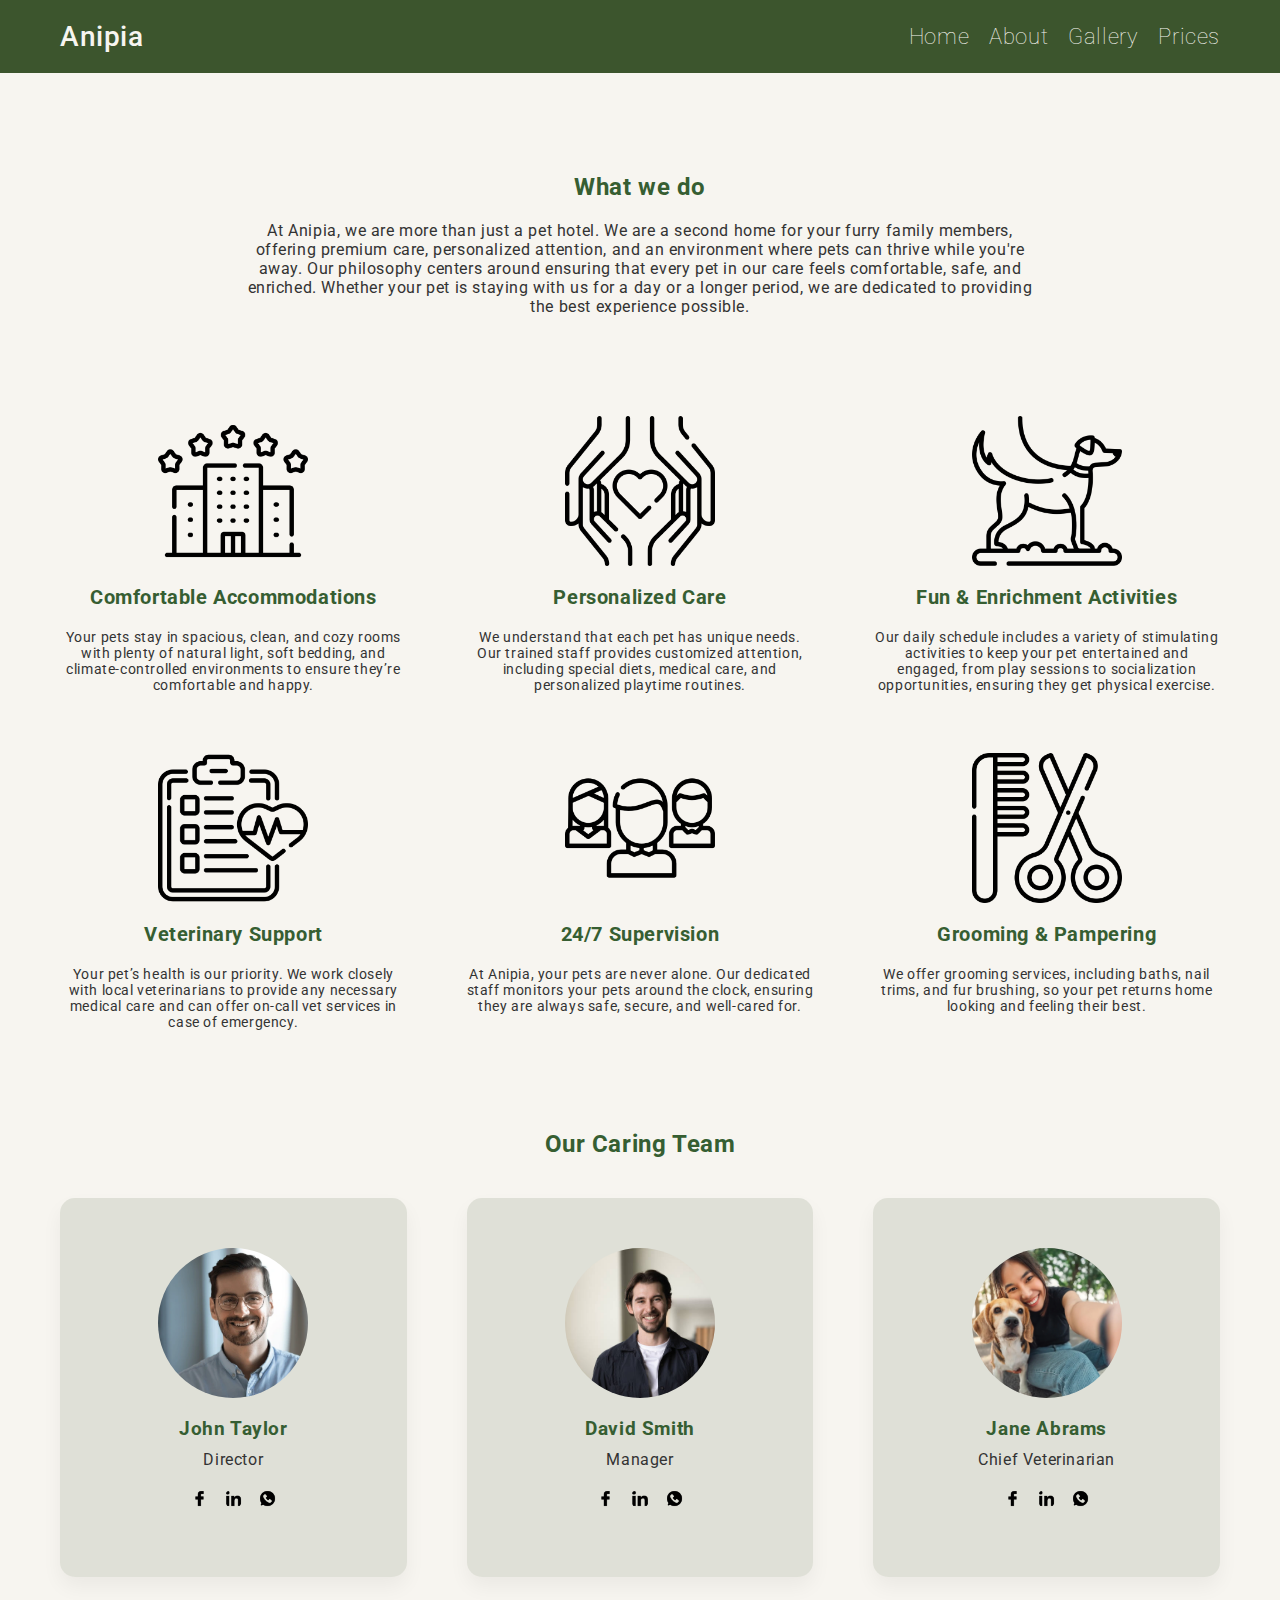
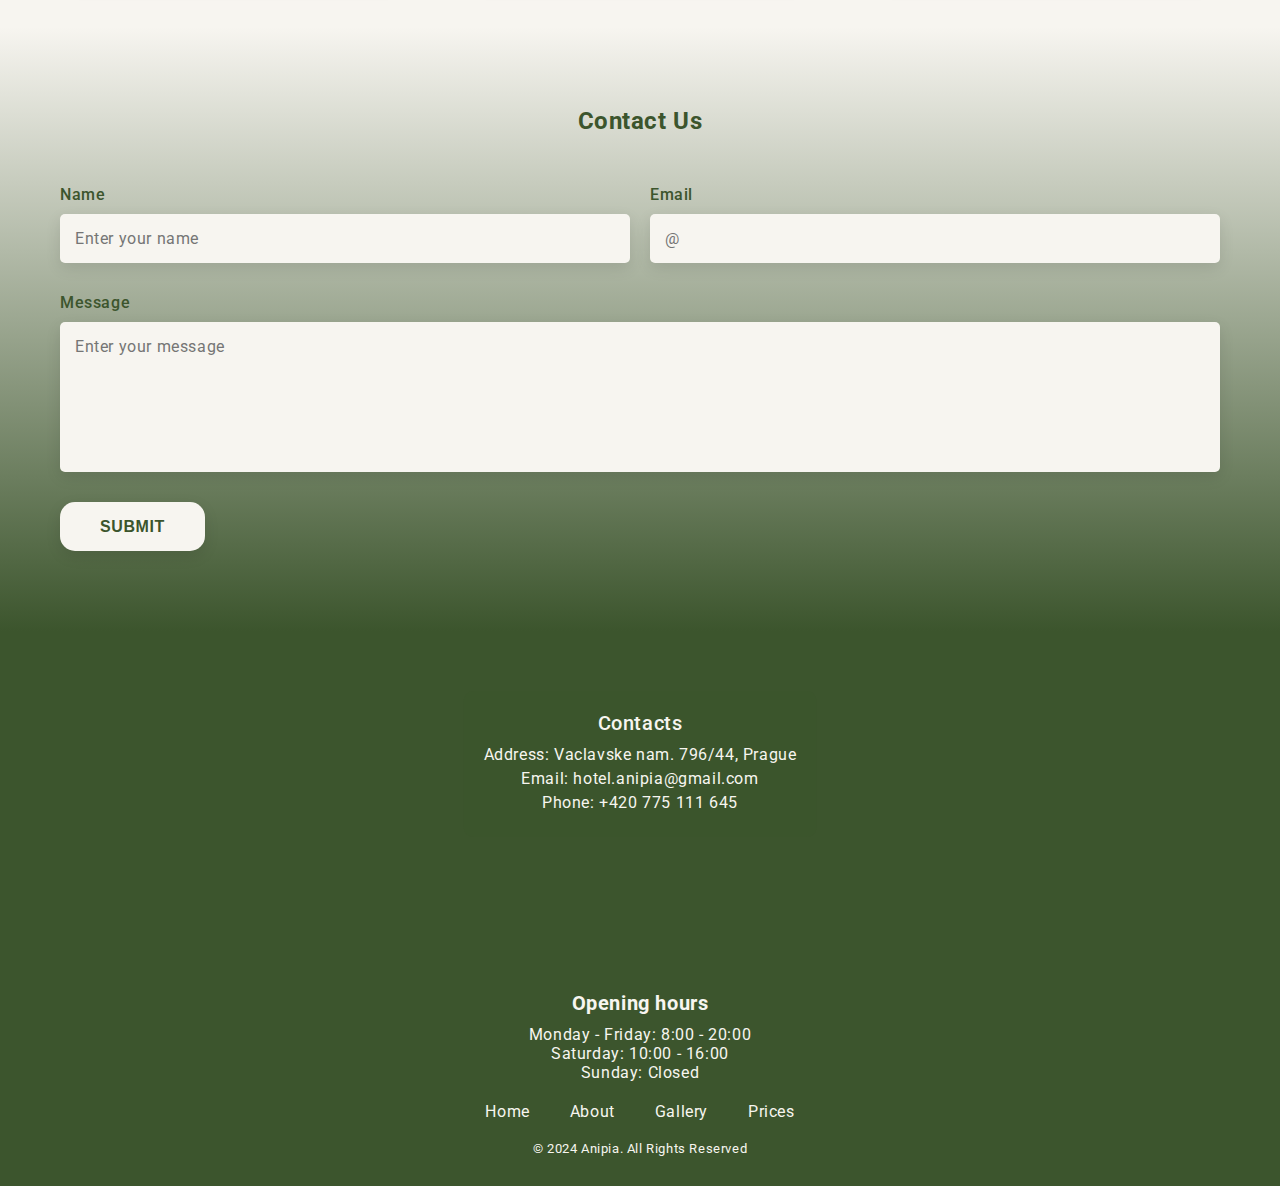
<file: About.html>
<!DOCTYPE html>
<html lang="en">
<head>
    <meta charset="UTF-8">
    <meta name="viewport" content="width=device-width, initial-scale=1.0">
    <link rel="stylesheet" href="CSS/styles.css">
    <link rel="shortcut icon" href="Photos/icon.png" type="image/x-icon">
    <link rel="stylesheet" href="CSS/aboutStyles.css">
    <title>Hotel Anipia - About</title>
</head>
<body>
    <header class="header">
        <div class="wrapper">
            <nav class="navbar">
                <a href="#" class="nav-logo">Anipia</a>
                <ul class="nav-menu">
                    <li class="nav-item">
                        <a href="index.html" class="nav-link">Home</a>
                    </li>
                    <li class="nav-item">
                        <a href="About.html" class="nav-link">About</a>
                    </li>
                    <li class="nav-item">
                        <a href="Gallery.html" class="nav-link">Gallery</a>
                    </li>
                    <li class="nav-item">
                        <a href="Prices.html" class="nav-link">Prices</a>
                    </li>
                </ul>
                <div class="hamburger">
                    <span class="bar"></span>
                    <span class="bar"></span>
                    <span class="bar"></span>
                </div>
            </nav>
        </div>
    </header>
    <main>
        <section class="about-us">
            <div class="wrapper">
                <h2 class="about-us-title">What we do</h2>
                <p class="about-us-description">
                    At Anipia, we are more than just a pet hotel. We are a second home for your furry family members,
                    offering premium care, personalized attention, and an environment where pets can thrive while you're away.
                    Our philosophy centers around ensuring that every pet in our care feels comfortable, safe, and enriched.
                    Whether your pet is staying with us for a day or a longer period, we are dedicated to providing the best
                    experience possible.
                </p>
                <div class="about-us-icons">
                    <div class="icon-item">
                        <img src="Photos/About/hotel.png" alt="Icon 1">
                        <h3>Comfortable Accommodations</h3>
                        <p>Your pets stay in spacious, clean, and cozy rooms with plenty of natural light, soft bedding,
                            and climate-controlled environments to ensure they’re comfortable and happy.</p>
                    </div>
                    <div class="icon-item">
                        <img src="Photos/About/care.png" alt="Icon 2">
                        <h3>Personalized Care</h3>
                        <p>We understand that each pet has unique needs. Our trained staff provides customized attention,
                            including special diets, medical care, and personalized playtime routines.</p>
                    </div>
                    <div class="icon-item">
                        <img src="Photos/About/playtime.png" alt="Icon 3">
                        <h3>Fun & Enrichment Activities</h3>
                        <p>Our daily schedule includes a variety of stimulating activities to keep your pet entertained and
                            engaged, from play sessions to socialization opportunities, ensuring they get physical exercise.</p>
                    </div>
                    <div class="icon-item">
                        <img src="Photos/About/veterinary.png" alt="Icon 4">
                        <h3>Veterinary Support</h3>
                        <p>Your pet’s health is our priority. We work closely with local veterinarians to provide any necessary
                            medical care and can offer on-call vet services in case of emergency.</p>
                    </div>
                    <div class="icon-item">
                        <img src="Photos/About/staff.png" alt="Icon 5">
                        <h3>24/7 Supervision</h3>
                        <p>At Anipia, your pets are never alone. Our dedicated staff monitors your pets around the clock, ensuring
                            they are always safe, secure, and well-cared for.</p>
                    </div>
                    <div class="icon-item">
                        <img src="Photos/About/grooming.png" alt="Icon 6">
                        <h3>Grooming & Pampering</h3>
                        <p>We offer grooming services, including baths, nail trims, and fur brushing, so your pet returns home looking
                            and feeling their best.</p>
                    </div>
                </div>
            </div>
        </section>

        <section class="our-team">
            <div class="wrapper">
                <h2 class="our-team-title">Our Caring Team</h2>
                <div class="team-grid">
                    <div class="team-member">
                        <img src="Photos/About/director.webp" alt="Director">
                        <h3>John Taylor</h3>
                        <p>Director</p>
                        <div class="icons">
                            <a href="#"><img src="Photos/Icons/facebook.png" alt="Facebook"></a>
                            <a href="#"><img src="Photos/Icons/linkedin.png" alt="LinkedIn"></a>
                            <a href="#"><img src="Photos/Icons/whatsapp.png" alt="Whatsapp"></a>                      
                        </div>
                    </div>
                    <div class="team-member">
                        <img src="Photos/About/manager.jpg" alt="Manager">
                        <h3>David Smith</h3>
                        <p>Manager</p>
                        <div class="icons">
                            <a href="#"><img src="Photos/Icons/facebook.png" alt="Facebook"></a>
                            <a href="#"><img src="Photos/Icons/linkedin.png" alt="LinkedIn"></a>
                            <a href="#"><img src="Photos/Icons/whatsapp.png" alt="Whatsapp"></a>    
                        </div>
                    </div>
                    <div class="team-member">
                        <img id="profilePhoto" src="Photos/About/veterinarian.webp" alt="Veterinarian">
                        <h3>Jane Abrams</h3>
                        <p>Chief Veterinarian</p>
                        <div class="icons">
                            <a href="#"><img src="Photos/Icons/facebook.png" alt="Facebook"></a>
                            <a href="#"><img src="Photos/Icons/linkedin.png" alt="LinkedIn"></a>
                            <a href="#"><img src="Photos/Icons/whatsapp.png" alt="Whatsapp"></a>     
                        </div>
                    </div>
                </div>
            </div>
        </section>
        <section class="contact-form-section">
            <div class="contact-form-container">
                <h2 class="contact-form-title">Contact Us</h2>
                <form class="contact-form">
                    <div class="form-row">
                        <div class="form-group">
                            <label for="name">Name</label>
                            <input type="text" id="name" placeholder="Enter your name">
                        </div>
                        <div class="form-group">
                            <label for="email">Email</label>
                            <input type="email" id="email" placeholder="@">
                        </div>
                    </div>
                    <div class="form-row">
                        <div class="form-group full-width">
                            <label for="message">Message</label>
                            <textarea id="message" placeholder="Enter your message"></textarea>
                        </div>
                    </div>
                    <div class="form-row">
                        <button class="button submit-button">Submit</button>
                    </div>
                </form>
            </div>
        </section>       
    </main>
    <footer class="footer footer-about">
        <div class="footer-map">
            <div class="footer-map-container">
                <iframe src="https://www.google.com/maps/embed?pb=!1m18!1m12!1m3!1d2560.278953577312!2d14.424697076920205!3d50.08106391389126!2m3!1f0!2f0!3f0!3m2!1i1024!2i768!4f13.1!3m3!1m2!1s0x470b9492b3a277e1%3A0xeaf4ed444e9dc72d!2zVsOhY2xhdnNrw6kgbsOhbS4gNzk2LzQ0LCAxMTAgMDAgTm92w6kgTcSbc3Rv!5e0!3m2!1sru!2scz!4v1731524861110!5m2!1sru!2scz"
                style="border:0;" allowfullscreen="" loading="lazy" referrerpolicy="no-referrer-when-downgrade"></iframe>
            </div>
            <div class="footer-contacts">
                <h3>Contacts</h3>
                <p>Address: Vaclavske nam. 796/44, Prague</p>
                <p>Email: hotel.anipia@gmail.com</p>
                <p>Phone: +420 775 111 645</p>
            </div>
        </div>
        <div class="footer-hours">
            <h3>Opening hours</h3>
            <p>Monday - Friday: 8:00 - 20:00</p>
            <p>Saturday: 10:00 - 16:00</p>
            <p>Sunday: Closed</p>
        </div>
        <div class="footer-links">
            <ul>
                <li><a href="index.html">Home</a></li>
                <li><a href="About.html">About</a></li>
                <li><a href="Gallery.html">Gallery</a></li>
                <li><a href="Prices.html">Prices</a></li>
            </ul>
        </div>
        <div class="footer-copyright">
            <p> &copy; 2024 Anipia. All Rights Reserved</p>
        </div>
    </footer>



    <script src="script.js"></script>
</body>
</html>
</file>
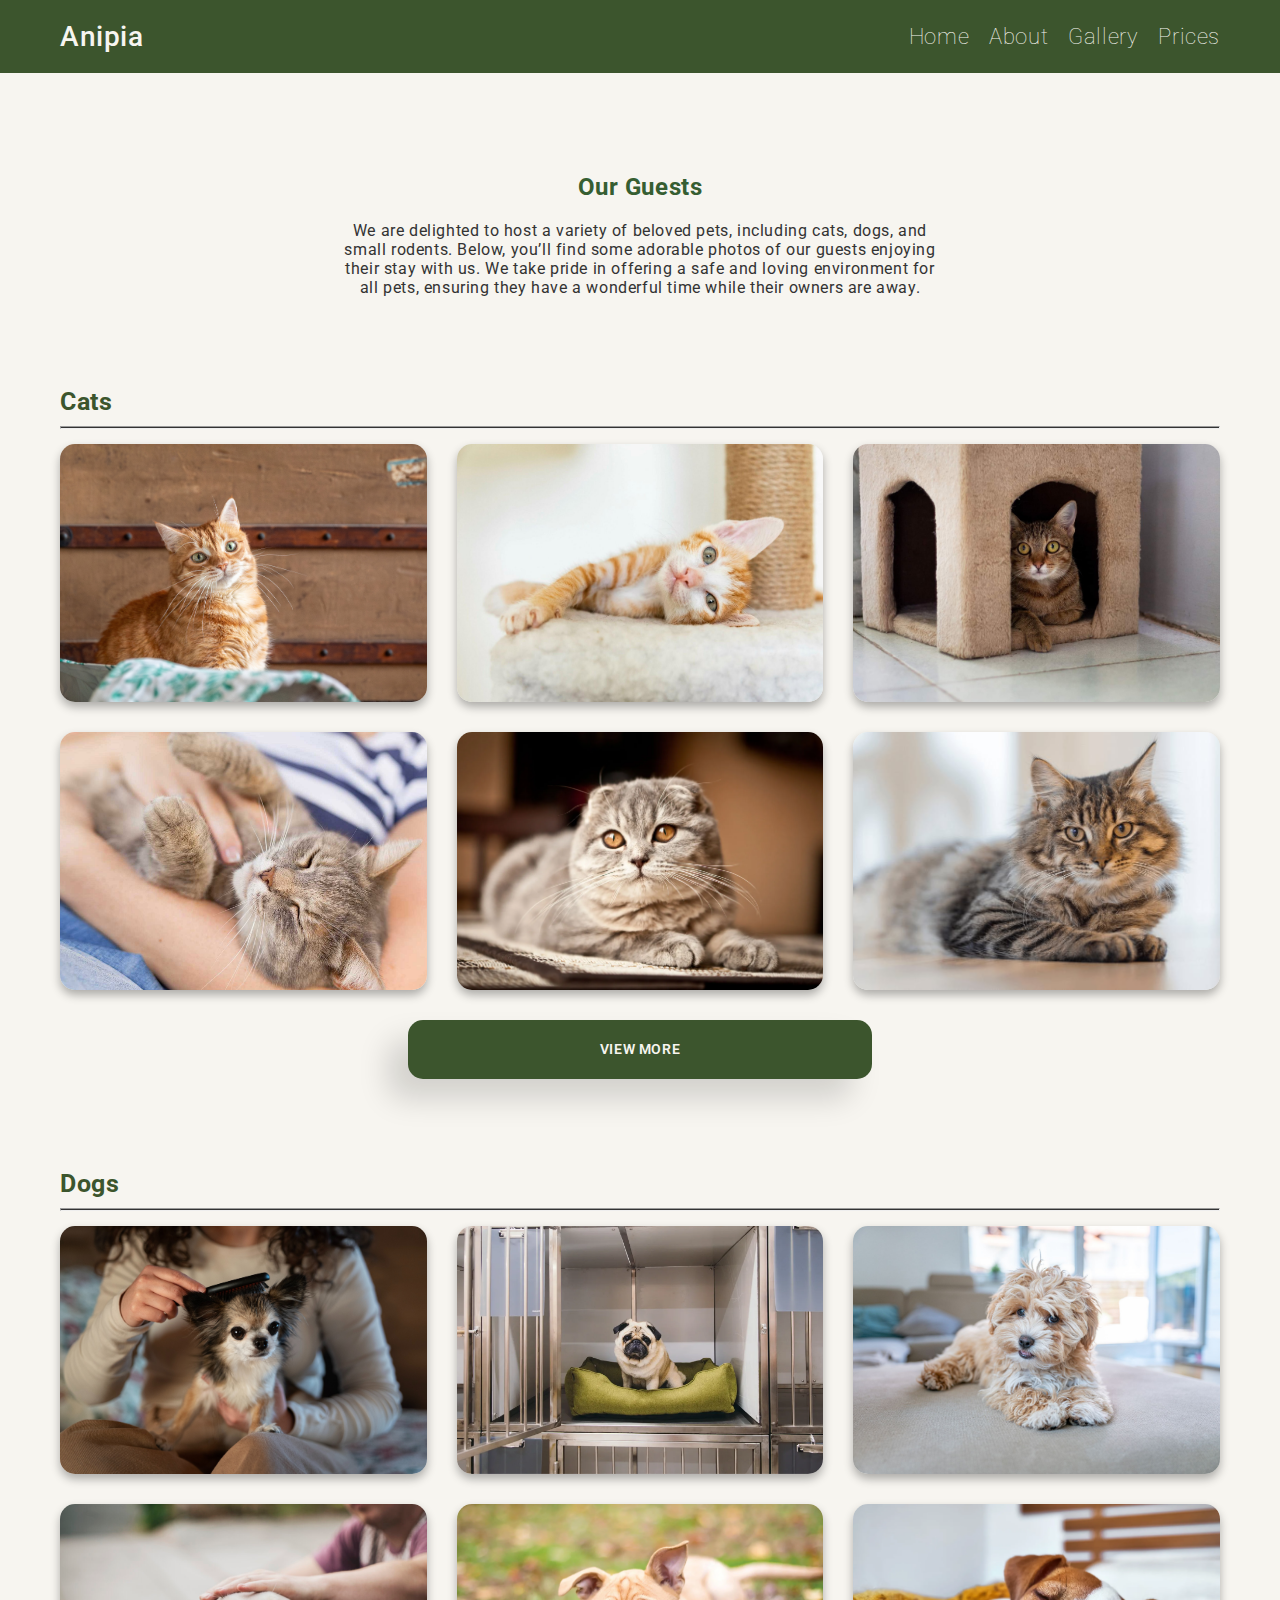
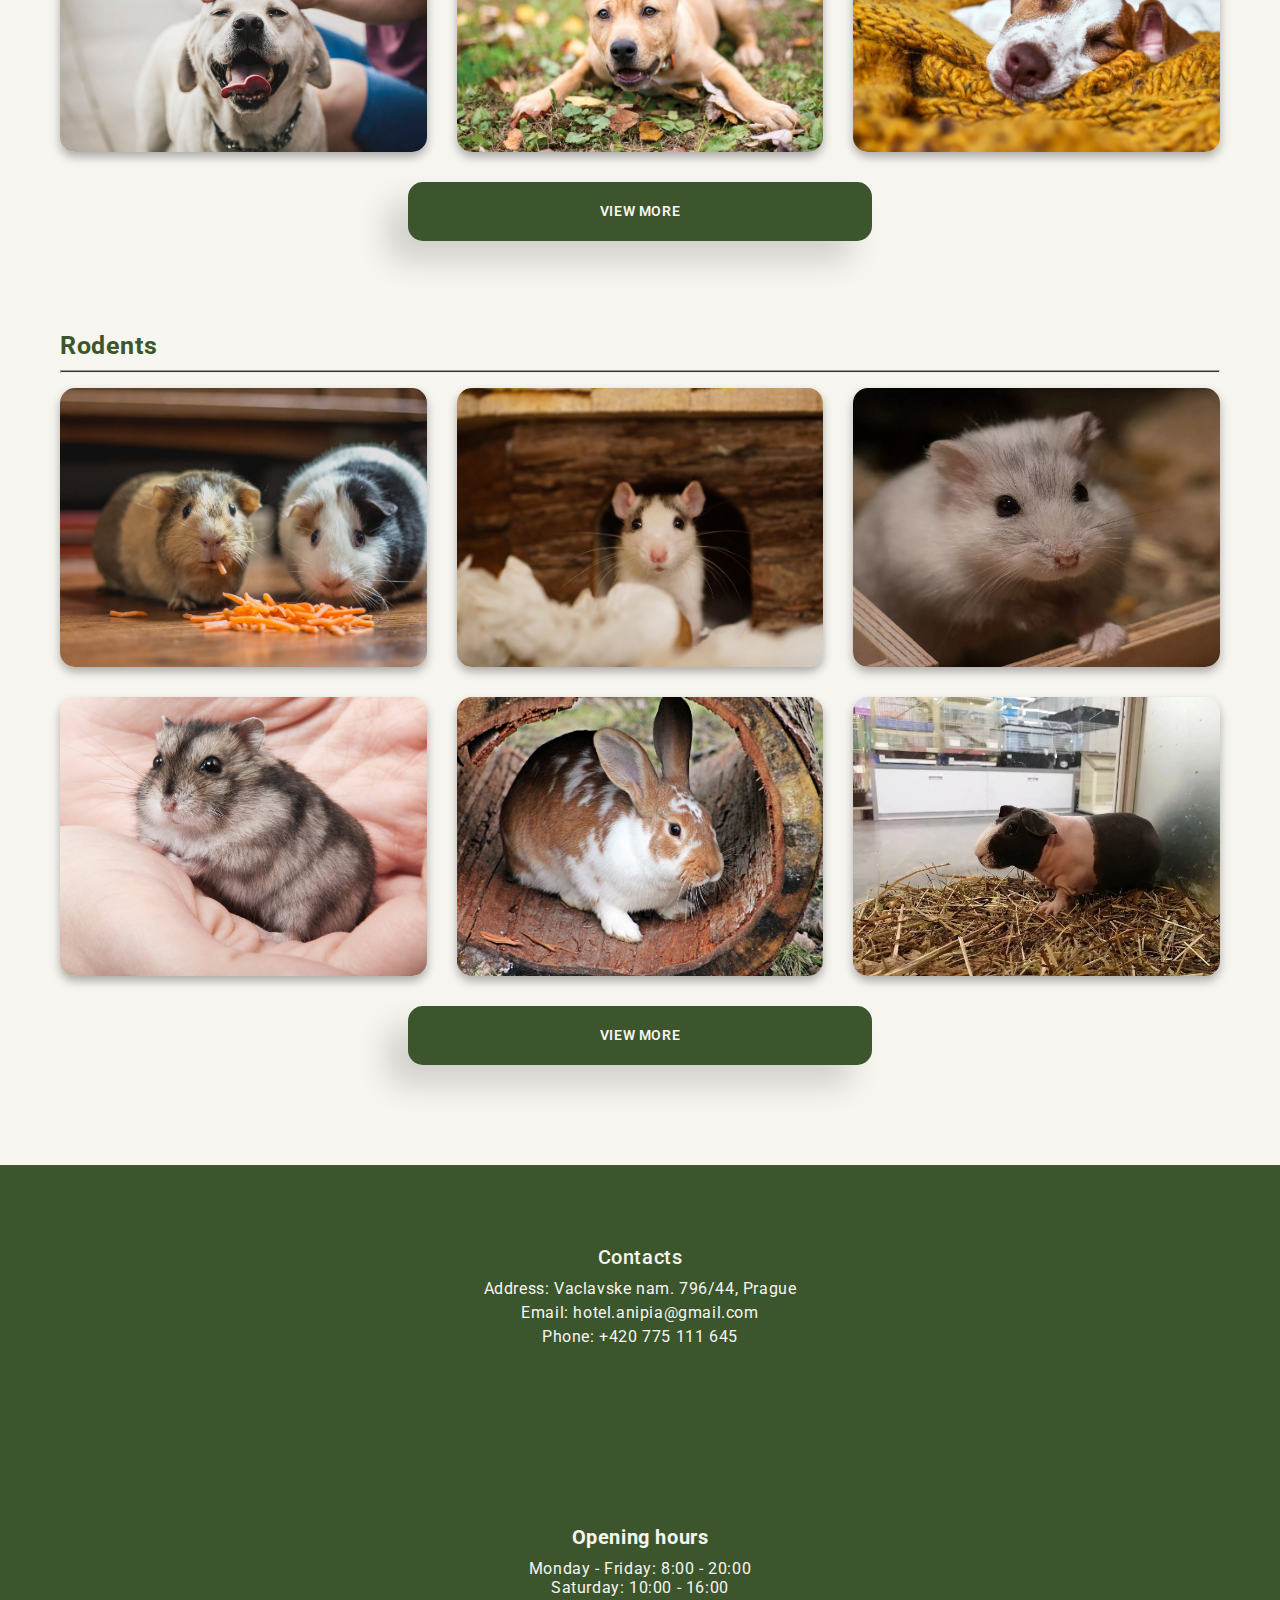
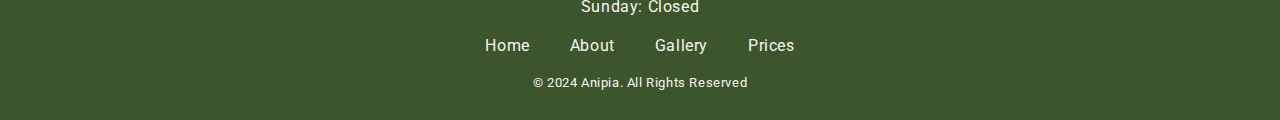
<file: Gallery.html>
<!DOCTYPE html>
<html lang="en">
<head>
    <meta charset="UTF-8">
    <meta name="viewport" content="width=device-width, initial-scale=1.0">
    <link rel="stylesheet" href="CSS/styles.css">
    <link rel="stylesheet" href="CSS/galleryStyles.css">
	<link rel="shortcut icon" href="Photos/icon.png" type="image/x-icon">
    <title>Hotel Anipia - Gallery</title>
</head>
<body>
    <header class="header">
        <div class="wrapper">
            <nav class="navbar">
                <a href="#" class="nav-logo">Anipia</a>
                <ul class="nav-menu">
                    <li class="nav-item">
                        <a href="index.html" class="nav-link">Home</a>
                    </li>
                    <li class="nav-item">
                        <a href="About.html" class="nav-link">About</a>
                    </li>
                    <li class="nav-item">
                        <a href="Gallery.html" class="nav-link">Gallery</a>
                    </li>
                    <li class="nav-item">
                        <a href="Prices.html" class="nav-link">Prices</a>
                    </li>
                </ul>
                <div class="hamburger">
                    <span class="bar"></span>
                    <span class="bar"></span>
                    <span class="bar"></span>
                </div>
            </nav>
        </div>
    </header>
    <main class="main-gallery">
        <section class="host">
            <h2>Our Guests</h2>
            <p>
                We are delighted to host a variety of beloved pets, including cats, dogs, and small rodents.
                Below, you’ll find some adorable photos of our guests enjoying their stay with us. We take pride
                in offering a safe and loving environment for all pets, ensuring they have a wonderful time while
                their owners are away.
            </p>
        </section>
        <section class="gallery">
            <div class="wrapper-gallery">
                <h2 class="gallery-title">Cats</h2><hr>
                <div class="gallery-grid">
                    <div class="gallery-image">
                        <img src="Photos/Gallery/cat1.jpg" alt="Simba">
                        <div class="overlay">
                            <span class="name">Simba</span>
                        </div>
                    </div>
                    <div class="gallery-image">
                        <img src="Photos/Gallery/cat3.jpg" alt="Oliver">
                        <div class="overlay">
                            <span class="name">Oliver</span>
                        </div>
                    </div>
                    <div class="gallery-image">
                        <img src="Photos/Gallery/cat2.jpg" alt="Leo">
                        <div class="overlay">
                            <span class="name">Leo</span>
                        </div>
                    </div>
                    <div class="gallery-image">
                        <img src="Photos/Gallery/cat4.jpg" alt="Nala">
                        <div class="overlay">
                            <span class="name">Nala</span>
                        </div>
                    </div>
                    <div class="gallery-image">
                        <img src="Photos/Gallery/cat5.webp" alt="Cleo">
                        <div class="overlay">
                            <span class="name">Cleo</span>
                        </div>
                    </div>
                    <div class="gallery-image">
                        <img src="Photos/Gallery/cat6.jfif" alt="Milo">
                        <div class="overlay">
                            <span class="name">Milo</span>
                        </div>
                    </div>
                </div>
                <a href="#" class="button">
                    <p>view more</p>
                </a>
            </div>
        </section>
        <section class="gallery">
            <div class="wrapper-gallery">
                <h2 class="gallery-title">Dogs</h2><hr>
                <div class="gallery-grid">
                    <div class="gallery-image">
                        <img src="Photos/Gallery/dog1.jpg" alt="Max">
                        <div class="overlay">
                            <span class="name">Max</span>
                        </div>
                    </div>
                    <div class="gallery-image">
                        <img src="Photos/Gallery/dog2.webp" alt="Buddy">
                        <div class="overlay">
                            <span class="name">Buddy</span>
                        </div>
                    </div>
                    <div class="gallery-image">
                        <img src="Photos/Gallery/dog3.jpg" alt="Molly">
                        <div class="overlay">
                            <span class="name">Molly</span>
                        </div>
                    </div>
                    <div class="gallery-image">
                        <img src="Photos/Gallery/dog4.jpg" alt="Bear">
                        <div class="overlay">
                            <span class="name">Bear</span>
                        </div>
                    </div>
                    <div class="gallery-image">
                        <img src="Photos/Gallery/dog5.webp" alt="Bella">
                        <div class="overlay">
                            <span class="name">Bella</span>
                        </div>
                    </div>
                    <div class="gallery-image">
                        <img src="Photos/Gallery/dog6.webp" alt="Duke">
                        <div class="overlay">
                            <span class="name">Duke</span>
                        </div>
                    </div>
                </div>
                <a href="#" class="button">
                    <p>View more</p>
                </a>
            </div>
        </section>
        <section class="gallery">
            <div class="wrapper-gallery">
                <h2 class="gallery-title">Rodents</h2><hr>
                <div class="gallery-grid">
                    <div class="gallery-image">
                        <img src="Photos/Gallery/rodents1.jpg" alt="Ember & Copper">
                        <div class="overlay">
                            <span class="name">Ember & Copper</span>
                        </div>
                    </div>
                    <div class="gallery-image">
                        <img src="Photos/Gallery/rodents2.jpg" alt="Ruby">
                        <div class="overlay">
                            <span class="name">Ruby</span>
                        </div>
                    </div>
                    <div class="gallery-image">
                        <img src="Photos/Gallery/rodents3.webp" alt="Rose">
                        <div class="overlay">
                            <span class="name">Rose</span>
                        </div>
                    </div>
                    <div class="gallery-image">
                        <img src="Photos/Gallery/rodents4.jpg" alt="Max">
                        <div class="overlay">
                            <span class="name">Max</span>
                        </div>
                    </div>
                    <div class="gallery-image">
                        <img src="Photos/Gallery/rodents5.jpg" alt="Poppy">
                        <div class="overlay">
                            <span class="name">Poppy</span>
                        </div>
                    </div>
                    <div class="gallery-image">
                        <img src="Photos/Gallery/rodents6.webp" alt="Coral">
                        <div class="overlay">
                            <span class="name">Coral</span>
                        </div>
                    </div>
                </div>
                <a href="#" class="button">
                    <p>View more</p>
                </a>
            </div>
            
        </section>
    </main>
    <footer class="footer">
        <div class="footer-map">
            <div class="footer-map-container">
                <iframe src="https://www.google.com/maps/embed?pb=!1m18!1m12!1m3!1d2560.278953577312!2d14.424697076920205!3d50.08106391389126!2m3!1f0!2f0!3f0!3m2!1i1024!2i768!4f13.1!3m3!1m2!1s0x470b9492b3a277e1%3A0xeaf4ed444e9dc72d!2zVsOhY2xhdnNrw6kgbsOhbS4gNzk2LzQ0LCAxMTAgMDAgTm92w6kgTcSbc3Rv!5e0!3m2!1sru!2scz!4v1731524861110!5m2!1sru!2scz"
                style="border:0;" allowfullscreen="" loading="lazy" referrerpolicy="no-referrer-when-downgrade"></iframe>
            </div>
            <div class="footer-contacts">
                <h3>Contacts</h3>
                <p>Address: Vaclavske nam. 796/44, Prague</p>
                <p>Email: hotel.anipia@gmail.com</p>
                <p>Phone: +420 775 111 645</p>
            </div>
        </div>
        <div class="footer-hours">
            <h3>Opening hours</h3>
            <p>Monday - Friday: 8:00 - 20:00</p>
            <p>Saturday: 10:00 - 16:00</p>
            <p>Sunday: Closed</p>
        </div>
        <div class="footer-links">
            <ul>
                <li><a href="index.html">Home</a></li>
                <li><a href="About.html">About</a></li>
                <li><a href="Gallery.html">Gallery</a></li>
                <li><a href="Prices.html">Prices</a></li>
            </ul>
        </div>
        <div class="footer-copyright">
            <p> &copy; 2024 Anipia. All Rights Reserved</p>
        </div>
    </footer>

    <script src="script.js"></script>

</body>
</html>
</file>
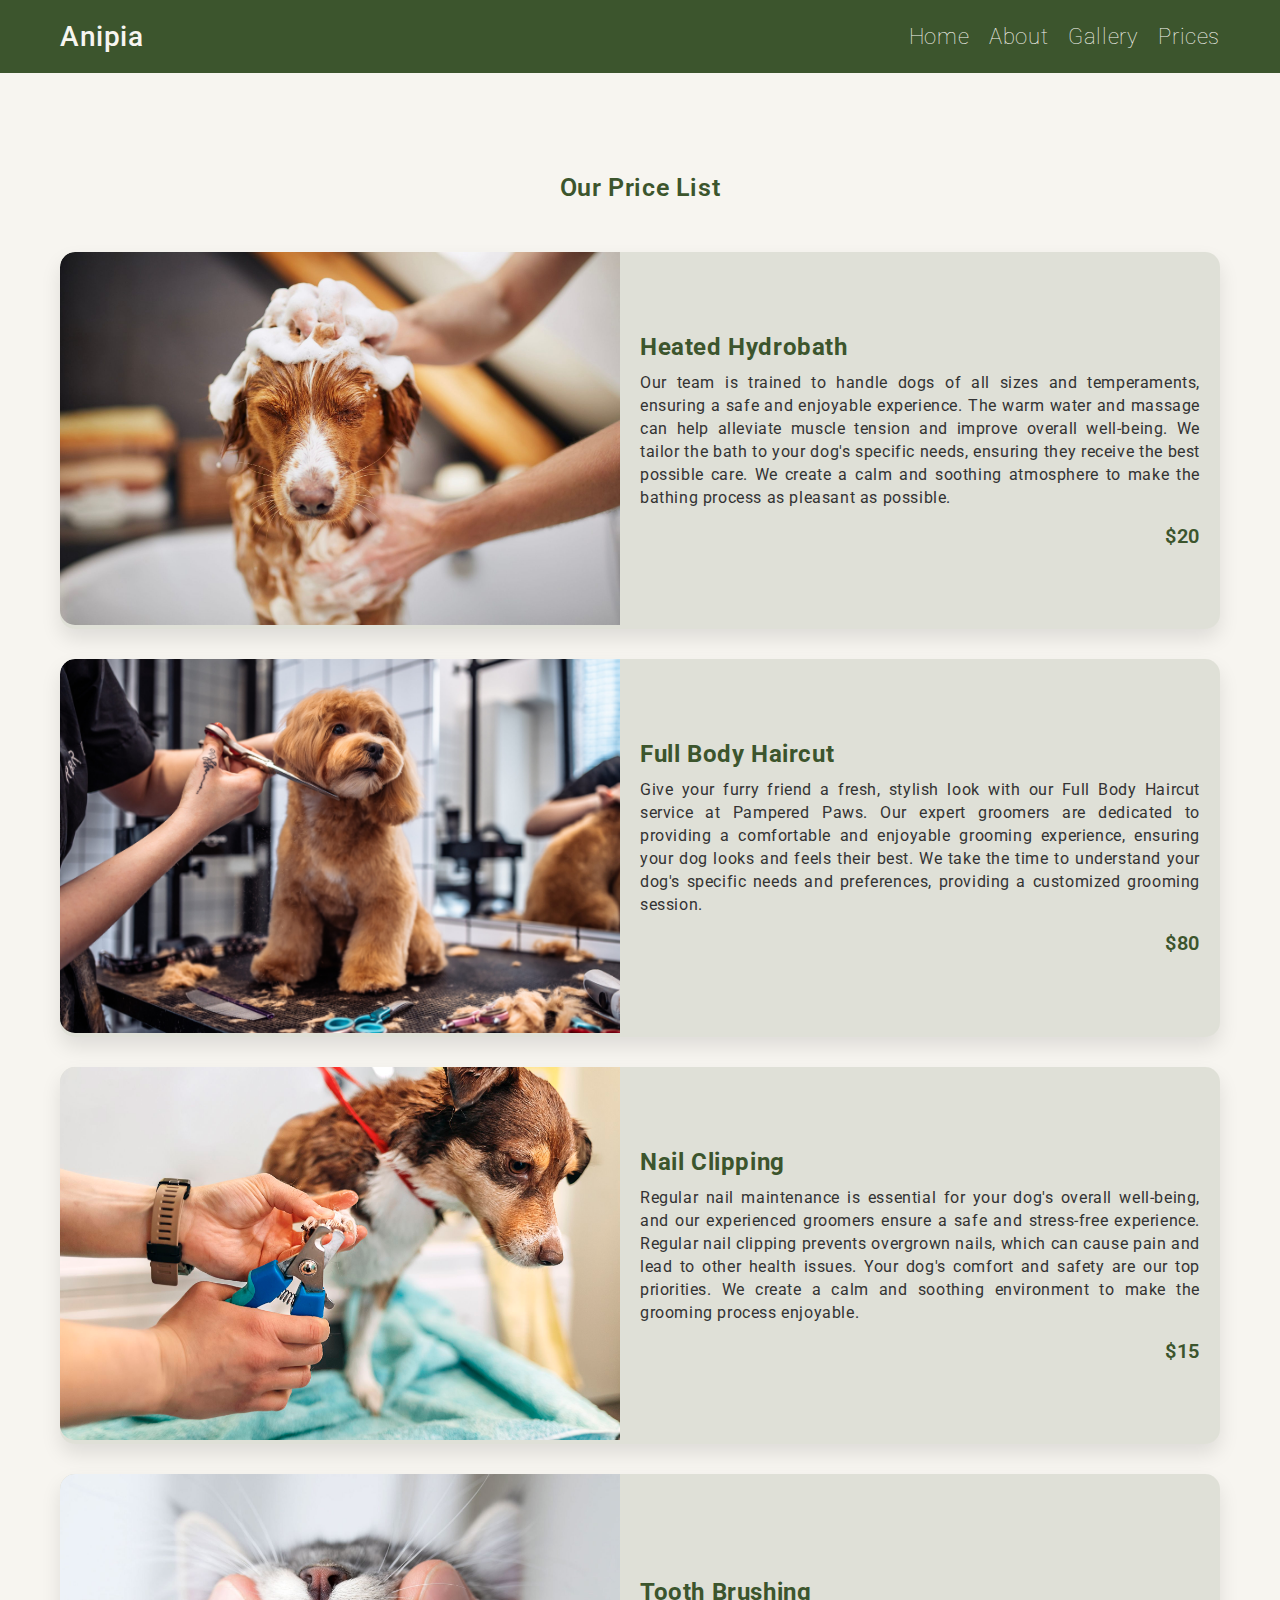
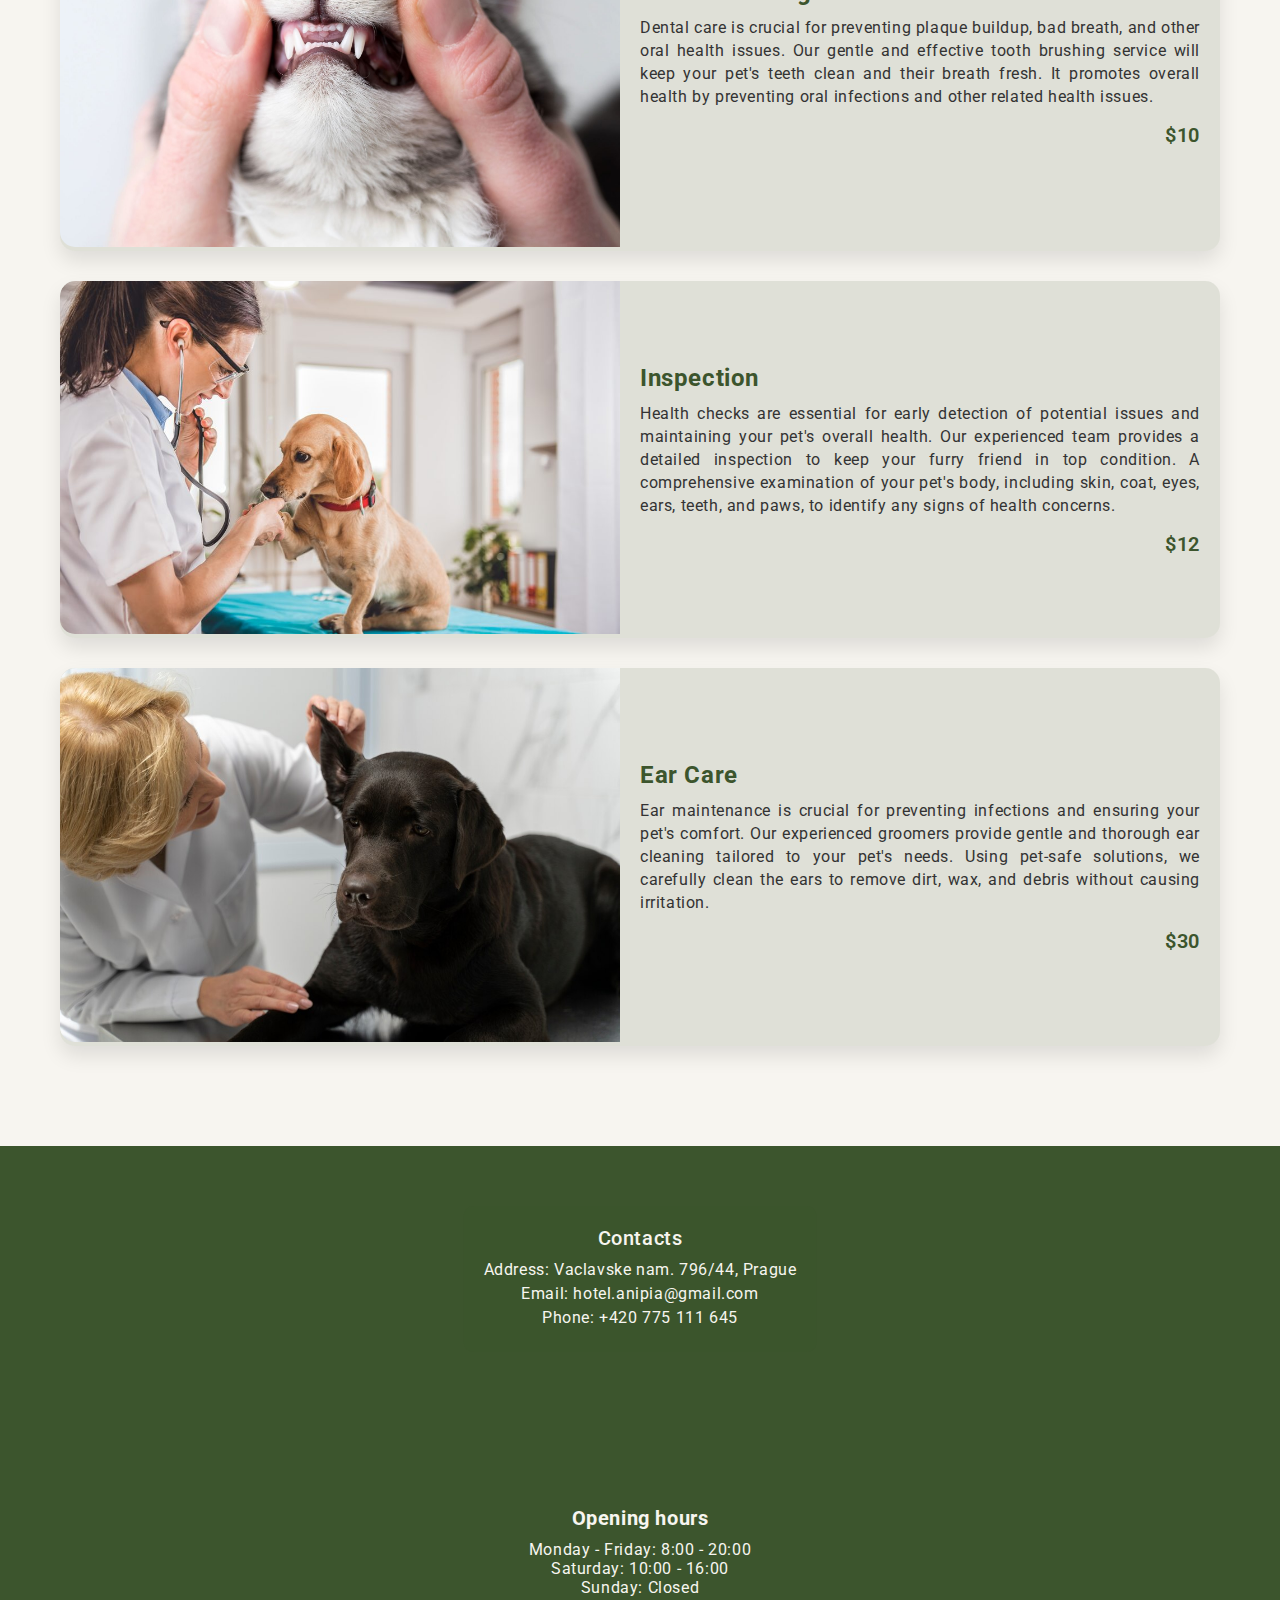
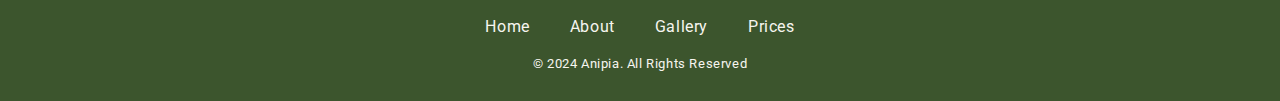
<file: Prices.html>
<!DOCTYPE html>
<html lang="en">
<head>
    <meta charset="UTF-8">
    <meta name="viewport" content="width=device-width, initial-scale=1.0">
    <link rel="stylesheet" href="CSS/styles.css">
    <link rel="shortcut icon" href="Photos/icon.png" type="image/x-icon">
    <link rel="stylesheet" href="CSS/pricesStyles.css">
    <title>Hotel Anipia - Prices</title>
</head>
<body>
    <header class="header">
        <div class="wrapper">
            <nav class="navbar">
                <a href="#" class="nav-logo">Anipia</a>
                <ul class="nav-menu">
                    <li class="nav-item">
                        <a href="index.html" class="nav-link">Home</a>
                    </li>
                    <li class="nav-item">
                        <a href="About.html" class="nav-link">About</a>
                    </li>
                    <li class="nav-item">
                        <a href="Gallery.html" class="nav-link">Gallery</a>
                    </li>
                    <li class="nav-item">
                        <a href="Prices.html" class="nav-link">Prices</a>
                    </li>
                </ul>
                <div class="hamburger">
                    <span class="bar"></span>
                    <span class="bar"></span>
                    <span class="bar"></span>
                </div>
            </nav>
        </div>
    </header>
    <main>
        <section class="price-list-section">
            <h2 class="price-list-title">Our Price List</h2>
            <div class="price-list-container">
                <div class="price-item">
                    <div class="price-item-image">
                        <img src="Photos/grooming.jpg" alt="Service 1">
                    </div>
                    <div class="price-item-content">
                        <h2 class="price-item-title">Heated Hydrobath</h2>
                        <p class="price-item-description"> 
                            Our team is trained to handle dogs of all sizes and temperaments, ensuring a safe and enjoyable experience.
                            The warm water and massage can help alleviate muscle tension and improve overall well-being.
                            We tailor the bath to your dog's specific needs, ensuring they receive the best possible care.
                            We create a calm and soothing atmosphere to make the bathing process as pleasant as possible.                         
                        </p>
                        <p class="price-item-price">$20</p>
                    </div>
                </div>
                <div class="price-item">
                    <div class="price-item-image">
                        <img src="Photos/Prices/haircut.jpg" alt="Service 2">
                    </div>
                    <div class="price-item-content">
                        <h2 class="price-item-title"> Full Body Haircut </h2>
                        <p class="price-item-description">
                            Give your furry friend a fresh, stylish look with our Full Body Haircut service at Pampered Paws.
                            Our expert groomers are dedicated to providing a comfortable and enjoyable grooming experience, ensuring your dog
                            looks and feels their best. We take the time to understand your dog's specific needs and preferences, providing a
                            customized grooming session.                 
                        </p>
                        <p class="price-item-price">$80</p>
                    </div>
                </div>
                <div class="price-item">
                    <div class="price-item-image">
                        <img src="Photos/Prices/nailClipping.jpg" alt="Service 3">
                    </div>
                    <div class="price-item-content">
                        <h2 class="price-item-title">Nail Clipping</h2>
                        <p class="price-item-description">
                            Regular nail maintenance is essential for your dog's overall well-being, and our experienced groomers ensure a safe
                            and stress-free experience. Regular nail clipping prevents overgrown nails, which can cause pain and lead to other
                            health issues. Your dog's comfort and safety are our top priorities. We create a calm and soothing environment to
                            make the grooming process enjoyable.
                        </p>
                        <p class="price-item-price">$15</p>
                    </div>
                </div>
                <div class="price-item">
                    <div class="price-item-image">
                        <img src="Photos/Prices/toothBrush.jpeg" alt="Service 4">
                    </div>
                    <div class="price-item-content">
                        <h2 class="price-item-title">Tooth Brushing</h2>
                        <p class="price-item-description">
                            Dental care is crucial for preventing plaque buildup, bad breath, and other oral health issues. Our gentle and
                            effective tooth brushing service will keep your pet's teeth clean and their breath fresh. It  promotes overall
                            health by preventing oral infections and other related health issues.
                        </p>
                        <p class="price-item-price">$10</p>
                    </div>
                </div>
                <div class="price-item">
                    <div class="price-item-image">
                        <img src="Photos/Prices/inspection.jpg" alt="Service 5">
                    </div>
                    <div class="price-item-content">
                        <h2 class="price-item-title">Inspection</h2>
                        <p class="price-item-description">
                            Health checks are essential for early detection of potential issues and maintaining your pet's overall health.
                            Our experienced team provides a detailed inspection to keep your furry friend in top condition. A comprehensive
                            examination of your pet's body, including skin, coat, eyes, ears, teeth, and paws, to identify any signs of health concerns.
                        </p>
                        <p class="price-item-price">$12</p>
                    </div>
                </div>
                <div class="price-item">
                    <div class="price-item-image">
                        <img src="Photos/Prices/earCleaning.jpg" alt="Service 6">
                    </div>
                    <div class="price-item-content">
                        <h2 class="price-item-title">Ear Care</h2>
                        <p class="price-item-description">
                            Ear maintenance is crucial for preventing infections and ensuring your pet's comfort. Our experienced groomers provide
                            gentle and thorough ear cleaning tailored to your pet's needs. Using pet-safe solutions, we carefully clean the ears to
                            remove dirt, wax, and debris without causing irritation.
                        </p>
                        <p class="price-item-price">$30</p>
                    </div>
                </div>
            </div>
        </section>
    </main>
    <footer class="footer footer-about">
        <div class="footer-map">
            <div class="footer-map-container">
                <iframe src="https://www.google.com/maps/embed?pb=!1m18!1m12!1m3!1d2560.278953577312!2d14.424697076920205!3d50.08106391389126!2m3!1f0!2f0!3f0!3m2!1i1024!2i768!4f13.1!3m3!1m2!1s0x470b9492b3a277e1%3A0xeaf4ed444e9dc72d!2zVsOhY2xhdnNrw6kgbsOhbS4gNzk2LzQ0LCAxMTAgMDAgTm92w6kgTcSbc3Rv!5e0!3m2!1sru!2scz!4v1731524861110!5m2!1sru!2scz"
                style="border:0;" allowfullscreen="" loading="lazy" referrerpolicy="no-referrer-when-downgrade"></iframe>
            </div>
            <div class="footer-contacts">
                <h3>Contacts</h3>
                <p>Address: Vaclavske nam. 796/44, Prague</p>
                <p>Email: hotel.anipia@gmail.com</p>
                <p>Phone: +420 775 111 645</p>
            </div>
        </div>
        <div class="footer-hours">
            <h3>Opening hours</h3>
            <p>Monday - Friday: 8:00 - 20:00</p>
            <p>Saturday: 10:00 - 16:00</p>
            <p>Sunday: Closed</p>
        </div>
        <div class="footer-links">
            <ul>
                <li><a href="index.html">Home</a></li>
                <li><a href="About.html">About</a></li>
                <li><a href="Gallery.html">Gallery</a></li>
                <li><a href="Prices.html">Prices</a></li>
            </ul>
        </div>
        <div class="footer-copyright">
            <p> &copy; 2024 Anipia. All Rights Reserved</p>
        </div>
    </footer>
    
    <script src="script.js"></script>
</body>
</html>
</file>
<file: CSS/styles.css>
@import url('https://fonts.googleapis.com/css2?family=Roboto:ital,wght@0,500;1,400&display=swap');

* {
    margin: 0;
    padding: 0;
    box-sizing: border-box;
    letter-spacing: 0.06rem;
}

html {
    font-size: 62.5%;
    font-family: 'Roboto', sans-serif;
    width: 100%;
}

body {
    font-size: 1.6rem; 
    background-color: #f7f5f0;
}

li {
    list-style: none;
}

a {
    text-decoration: none;
}

hr {
    height: 0.3rem;
    background-color: #333;
    margin: 1rem 0 1.5rem;
}

.wrapper-gallery, .wrapper {
    width: 100%;
    margin: 0 auto;
    padding: 0 2rem;
}

.header {
    background-color: #3C552D; 
    letter-spacing: 0.1rem;
}

.navbar {
    display: flex;
    justify-content: space-between;
    align-items: center;
    padding: 2rem 0; 
}

.hamburger {
    display: none;
}

.bar {
    display: block;
    width: 25px;
    height: 0.3rem;
    margin: 0.5rem auto;
    transition: all 0.3s ease-in-out;
    background-color: #f7f5f0;
}

.nav-menu {
    display: flex;
    justify-content: space-between;
    align-items: center;
}

.nav-item {
    margin-left: 2rem; 
}

.nav-link {
    font-size: 2.2rem; 
    font-weight: 100;
    color: #f7f5f0;
    transition: 0.3s ease;
}

.nav-link:hover {
    color: #cac8c4;
}

.nav-logo {
    font-size: 2.8rem; 
    font-weight: 500;
    color: #f7f5f0;
    cursor: default;
}

/*Main sekce */
.mainPage {
    cursor: default;
}

.main-image {
    background-repeat: no-repeat;
    background-position: center center;
    background-size: cover;
    width: 100%;
    margin: 0 auto;
    display: block;
}

.main-image-wrapper {
    position: relative;  
}

.wrapper-gallery, .wrapper {
    max-width: 1200px;
    width: 100%;
    margin: 0 auto;
}

.main-image-content {
    padding-top: 10rem;
    position: relative;
    padding-bottom: 8rem;
    color: #333;
}

.main-image-info {
    max-width: 50vh;
    text-align: justify;
    margin-top: 7rem;
}

.main-image-title {
    margin: 0;
    margin-bottom: 10px;
    font-size: 4rem; 
    line-height: 5rem;
    font-weight: 800;
    text-transform: uppercase;
}

.main-image-subtitle {
    font-size: 1.8rem;
    line-height: 2.5rem;
    font-weight: 600;
    margin-bottom: 15px;
}

.main-image-text {
    font-size: 1.6rem;
    line-height: 2.6rem;
    font-weight: 600;
    margin-bottom: 30px;
}

.main-image-button {
    width: 60%;
}

.button {
    padding: 2rem 4rem;
    display: inline-flex;
    justify-content: center;
    align-items: center;
    font-size: 1.4rem;
    line-height: 1.9rem;
    font-weight: 600;
    text-transform: uppercase;
    color: #f7f5f0;
    box-shadow: -20px 20px 30px rgba(0, 0, 0, .15);
    border-radius: 15px;
    background-color: #3C552D;
    transition: 0.3s;
}

.button:hover {
    background-color: #2c3f22;
    transform: translateY(-0.3rem);
}

.main-image-image {
    position: absolute;
    right: -5%;
    top: 75px;
    pointer-events: none;
}

.main-image-image img {
    display: block;
    box-sizing: border-box;
    border: none;
}

/* Price List sekce */
.price-list {
    padding: 5rem 0;
    margin-top: 30rem;
}

.price-list-title {
    text-align: center;
    font-size: 2.5rem;
    margin-bottom: 2rem;
    color: #3C552D;
    font-weight: 600;
}

.price-list-items {
    display: flex;
    flex-wrap: wrap;
    justify-content: space-between;
    gap: 3rem;
    margin-top: 5rem;
}

.price-list-item {
    background-color: #3c552d21;
    border-radius: 15px;
    padding: 5rem 2rem;
    text-align: center;
    width: 22%; 
    box-shadow: 0 10px 20px rgba(0, 0, 0, 0.1);
    transition: transform 0.5s ease;
}

.price-list-item:hover {
    transform: translateY(-15px);
}

.price-list-item img {
    width: 12rem;
    height: 12rem;
    object-fit: cover;
    margin-bottom: 1.5rem;
}

.price-list-item h3 {
    font-size: 1.8rem;
    color: #3C552D;
    margin-bottom: 1rem;
}

.price-list-item .price {
    font-size: 1.5rem;
    font-weight: 700;
    color: #547243;
}

/* Rules sekce */
.rules-section {
    padding: 4rem 2rem;
    background-color: #3C552D;
    margin-top: 15rem;
    color: #f7f5f0;
}

.rules-content {
    display: flex;
    justify-content: space-between;
    align-items: center;
    gap: 3rem;
}

.rules-text {
    flex: 1;
}

.rules-title {
    font-size: 2.5rem;
    font-weight: 500;
    margin-bottom: 2rem;
}

.rules-list {
    margin-left: 2rem;
    font-size: 1.6rem;

    line-height: 2.5rem;
}

.rules-list li {
    list-style-type: disc;
    line-height: 3rem;
}

.rules-image {
    flex: 1;
    display: flex;
    justify-content: center;
}

.rules-image img {
    max-width: 100%;
    height: auto;
}

/* Services sekce */
.services-section {
    padding: 15rem 2rem;
    text-align: center;
}

.services-title {
    font-size: 3rem;
    color: #365E32;
    margin-bottom: 2rem;
}

.services-description {
    font-size: 1.6rem;
    color: #333;
    margin-bottom: 4rem;
    max-width: 800px;
    margin-left: auto;
    margin-right: auto;
}

.services-grid {
    display: grid;
    grid-template-columns: repeat(3, 1fr);
    gap: 3rem;
}

.service-item {
    background-color: #3c552d21;
    padding: 2rem;
    border-radius: 15px;
    box-shadow: 0 10px 20px rgba(0, 0, 0, 0.05);
    transition: transform 0.3s ease;
    cursor: pointer;
}

.service-item:hover {
    transform: translateY(-15px);
}

.service-image {
    image-rendering: crisp-edges;
    width: 100%;
    height: 22vh;
    border-radius: 15px;
    margin-bottom: 1.5rem;
}

.service-title {
    font-size: 2rem;
    color: #3C552D;
    margin-bottom: 1rem;
}

.service-description {
    font-size: 1.4rem;
    color: #333;
    padding-bottom: 1.5rem;
}

/* Footer sekce */
.footer {
    background-color: #3C552D;
    color: #f7f5f0;
    padding: 3rem 0;
    text-align: center;
    cursor: default;
}

.footer-map {
    position: relative;
    margin-bottom: 2rem;
}

.footer-map-container{
    height: 30rem;
}

.footer-contacts {
    position: absolute;
    top: 10%;
    left: 50%;
    transform: translateX(-50%);
    background-color: #3c552dab;
    color: #f7f5f0;
    padding: 2rem;
    border-radius: 10px;
    max-width: 400px;
    text-align: center;
}

.footer-contacts h3 {
    font-size: 2rem;
    margin-bottom: 1rem;
    font-weight: 500;
}

.footer-contacts p {
    margin: 0.5rem 0;
}

.footer-hours h3 {
    font-size: 2rem;
    margin-bottom: 1rem;
}

.footer-hours {
    margin-top: 3rem;
    margin-bottom: 2rem;
}

.footer-links ul {
    list-style: none;
    padding: 0;
    display: flex;
    justify-content: center;
}

.footer-links li {
    margin: 0 2rem;
}

.footer-links a {
    color: #f7f5f0;
    text-decoration: none;
    transition: 0.3s ease;
}

.footer-links a:hover {
    color: #90a77b;
}

.footer-copyright {
    margin-top: 2rem;
    font-size: 1.3rem;
}

iframe {
    height: 100%;
    width: 100%;
}

/* Responsivita pro ruzna zarizeni */
@media screen and (max-width: 1280px) {
    .main-image-image {
        position: relative; 
        margin-top: 4rem;
        right: 0; 
        width: 100%; 
        justify-items: center;
        margin-left: 0;
        margin-right: 0; 
    }   
    img {
        max-width: 100%;
    }
    .main-image-info {
        text-align: center;
        margin: 0 auto;
        max-width: 90%; 
    }
    .price-list {
        margin-top: 10rem;
        padding: 0 2rem;
    }
}

@media only screen and (max-width: 1024px) {
    .navbar {
        padding: 2rem; 
    }   
    .nav-menu {
        display: flex;
        justify-content: space-between;
        align-items: center;
        flex-direction: row;
        position: static;
        width: auto;
        background-color: transparent;
        box-shadow: none;
    }
    .hamburger {
        display: none;
    }
    .nav-item {
        margin-left: 2rem;
    }
    .services-grid {
        grid-template-columns: repeat(2, 1fr);
    }
    .services-section {
        padding: 5rem 2rem 10rem;
    }
    .rules-content {
        flex-direction: row;
        gap: 2rem;
    }
    .rules-section {
        margin-top: 5rem;
        padding: 10rem 2rem;
    }
    .rules-text, .rules-image {
        flex: 1;
    }
    .price-list-items {
        flex-direction: row; 
        justify-content: space-between;
        padding: 3rem 0 0;
    }
    .price-list-item {
        width: 47%; 
    }
    .price-list {
        margin-top: 5rem;
    }
}

@media only screen and (max-width: 768px) {
    .navbar {
        padding: 2rem; 
    }
    .nav-menu {
        position: fixed;
        left: -100%;
        top: 1rem;
        flex-direction: column;
        background-color: #3C552D;
        width: 100%;
        text-align: center;
        transition: 0.3s;
        box-shadow: 0 10px 27px rgba(0, 0, 0, 0.05);
        z-index: 1;
        padding-bottom: 2rem;
    }
    .nav-menu.active {
        left: 0;
    }
    .nav-item {
        margin: 2.5rem 0;
    }
    .hamburger {
        display: block;
        cursor: pointer;
        z-index: 2;
    }
    .hamburger.active .bar:nth-child(2) {
        opacity: 0;
    }
    .hamburger.active .bar:nth-child(1) {
        transform: translateY(8px) rotate(45deg);
    }
    .hamburger.active .bar:nth-child(3) {
        transform: translateY(-8px) rotate(-45deg);
    }
    .main-image-title {
        font-size: 3.2rem; 
        line-height: 4rem;
    }
    .main-image-subtitle {
        font-size: 1.6rem;
        line-height: 2rem;
    }
    .main-image-info {
        text-align: center;
        margin: 0 auto;
        max-width: 90%
    }
    .container {
        overflow: hidden; 
        width: 100%; 
    }
    .main-image-text {
        font-size: 1.4rem;
        line-height: 2.2rem;
    }
    .main-image-image img {
        width: 100%;
        height: auto;
        object-fit: cover;
        padding: 0 2rem;
        margin: -7rem 0 7rem;
    }
    .button {
        display: block;
        margin: 0 auto; 
        text-align: center;
        width: 80%; 
        min-width: 20rem;
    }
    .price-list-items {
        flex-direction: column;
        align-items: center;
    }
    .price-list {
        margin-top: 0;
    }
    .price-list-item {
        width: 100%; 
    }
    .rules-content {
        flex-direction: column;
        align-items: center;
        text-align: center;
    }
    .rules-section {
        margin-top: 5rem;
        padding: 5rem 2rem;
    }
    .rules-text {
        margin-bottom: 2rem;
    }
    .rules-list {
        text-align: left;
    }
    .services-grid {
        grid-template-columns: 1fr;
    }
    .service-link:nth-child(n+4) {
        display: none;
    }
    .footer-contacts {
        max-width: 90%;
        margin: 0 auto;
    }
    .footer-links ul {
        flex-direction: row;
        align-items: center;
    }
    .footer-links li {
        margin: 1rem;
    }
}
</file>
<file: CSS/aboutStyles.css>
/* About Us sekce */
.about-us {
    padding: 10rem 2rem;
    background-color: #f7f5f0;
    text-align: center;
    cursor: default;
}

.about-us-title {
    color: #365E32;
    margin-bottom: 2rem;
}

.about-us-description {
    font-size: 1.6rem;
    color: #333;
    margin-bottom: 4rem;
    max-width: 800px;
    margin-left: auto;
    margin-right: auto;
}

.icon-item h3 {
    font-size: 2rem;
    color: #365E32;
    margin-bottom: 2rem;
}

.about-us-icons {
    display: grid;
    grid-template-columns: repeat(3, 1fr);
    gap: 6rem;
    margin-top: 10rem;
}

.icon-item {
    text-align: center;
}

.icon-item img {
    width: 15rem;
    height: 15rem;
    object-fit: contain;
    margin-bottom: 1.5rem;
}

.icon-item p {
    font-size: 1.4rem;
    color: #333;
    margin-top: 1rem;
}

/* Team sekce */
.our-team {
    padding: 0 2rem 5rem;
    text-align: center;
    cursor: default;
}

.our-team-title {
    color: #365E32;
    margin-bottom: 4rem;
}

.team-grid {
    display: grid;
    grid-template-columns: repeat(3, 1fr);
    gap: 6rem;
}

.team-member {
    background-color: #3c552d21;
    padding: 5rem 0;
    border-radius: 15px;
    box-shadow: 0 10px 20px rgba(0, 0, 0, 0.05);
    transition: transform 0.3s ease;
    text-align: center;
}

.team-member:hover {
    transform: translateY(-1rem);
}

.team-member img {
    width: 15rem;
    height: 15rem;
    border-radius: 50%;
    object-fit: cover;
    margin-bottom: 1.5rem;
    transition: 0.3s ease;
}

.team-member h3 {
    font-size: 1.2em;
    color: #365E32;
    margin-bottom: 1rem;
}

.team-member p {
    font-size: 1em;
    color: #333;
    margin-bottom: 2rem;
}

.icons {
    display: flex;
    justify-content: center;
    gap: 1.5rem;
}

.icons a {
    display: inline-block;
}

.icons img {
    width: 1.2em;
    height: 1.2em;
    transition: transform 0.3s ease;
}

.icons a:hover img {
    transform: scale(1.3);
}

/* Form sekce */
.contact-form-section {
    padding: 8rem 2rem;
    background: linear-gradient(#f7f5f0, #3C552D);
    display: flex;
    justify-content: center;
    align-items: center;
    cursor: default;
}

.contact-form-container {
    width: 100%;
    max-width: 1200px;
    text-align: center;
    color: #3C552D;
    padding: 0 2rem;
}

.contact-form-title {
    margin-bottom: 5rem;
}

.contact-form {
    display: flex;
    flex-direction: column;
    gap: 3rem;
}

.form-row {
    display: flex;
    justify-content: space-between;
    gap: 2rem;
}

.form-group {
    flex: 1;
    display: flex;
    flex-direction: column;
    text-align: left;
}

.form-group.full-width {
    flex: 100%; 
}

.form-group label {
    font-weight: 500;
    margin-bottom: 1rem;
    color: #3C552D;
}

.form-group input, .form-group textarea {
    width: 100%;
    padding: 1.5rem;
    border-radius: 5px;
    border: none;
    font-size: 1em;
    background-color: #f7f5f0;
    box-shadow: 0 5px 15px rgba(0, 0, 0, 0.1);
    font-family: 'Roboto', sans-serif
}

.form-group textarea {
    height: 15rem;
    resize: none;
}

.submit-button {
    padding: 1.5rem 4rem;
    background-color: #f7f5f0;
    box-shadow: 0 5px 15px rgba(0, 0, 0, 0.1);
    color: #3C552D;
    font-size: 1.6rem;
    font-weight: 600;
    text-transform: uppercase;
    border-radius: 15px;
    border: none;
    cursor: pointer;
    transition: 0.3s ease;
}

.submit-button:hover {
    background-color: #e0dfda;
}


/* Responsivita pro ruzna zarizeni */
@media only screen and (max-width: 768px) {
    .about-us-icons {
        grid-template-columns: 1fr;
    }
    .team-grid {
        grid-template-columns: 1fr;
    }
    .contact-form-container {
        padding: 0 1.5rem;
    }
    .form-row {
        gap: 1.5rem;
    }
}

@media only screen and (min-width: 768px) and (max-width: 1024px) {
    .about-us-icons {
        grid-template-columns: repeat(2, 1fr);
    }
    .form-row {
        flex-direction: column; 
    }
}
</file>
<file: CSS/galleryStyles.css>
.main-gallery {
    padding: 0 2rem;
    margin-bottom: 10rem;
    cursor: default;
}

.host {
    text-align: center;
    padding: 10rem 2rem 0;
}

.host h2 {
    color: #365e32; 
    padding-bottom: 2rem;
}

.host p {   
    color: #333;
    max-width: 600px;
    margin: 0 auto;
}

.gallery {
    padding: 4rem 2rem 0;
    margin-top: 5rem;
}

.gallery-title {
    text-align: left;
    font-size: 2.5rem;
    color: #3C552D;
}

.gallery-grid {
    display: grid;
    grid-template-columns: repeat(3, 1fr); 
    gap: 3rem;
    grid-template-rows: repeat(2, 1fr); 
}

.gallery-image {
    position: relative;
}

.gallery-image img {
    width: 100%;
    height: 100%;
    object-fit: cover;
    border-radius: 15px;
    box-shadow: 0 5px 10px rgba(0, 0, 0, 0.3);
    transition-duration: 0.5s;
}

.overlay {
    position: absolute;
    top: 50%;
    left: 50%;
    transform: translate(-50%, -50%);
    padding: 10px 20px;
    border-radius: 5px;
    display: none; 
}

.overlay .name {
    color: #f7f5f0;
}

.gallery-image:hover img {
    filter: brightness(0.7);
}

.gallery-image:hover .overlay {
    display: block;
}

.wrapper-gallery .button {
    display: block;
    margin: 3rem auto ; 
    text-align: center;
    width: 40%; 
}

/* Responsivita pro ruzna zarizeni */
@media only screen and (max-width: 1024px) {
    .gallery-grid {
        grid-template-columns: repeat(2, 1fr); 
        grid-template-rows: repeat(3, 1fr); 
    }
}

@media only screen and (max-width: 768px) {
    .gallery-grid {
        grid-template-columns: 1fr; 
        grid-template-rows: repeat(3, 1fr); 
    }
    .gallery-image:nth-child(n+4) {
        display: none;
    }
}
</file>
<file: CSS/pricesStyles.css>
main {
    width: 100%;
    margin: 0;
    padding: 0 2rem;
    cursor: default;
}

.price-list-section {
    padding: 10rem 2rem;
    text-align: center;
}

.price-list-title {
    text-align: center;
    margin-bottom: 5rem;
    color: #3C552D;
}

.price-list-container {
    display: flex;
    flex-direction: column;
    gap: 3rem;
    max-width: 1200px;
    width: 100%;
    margin: 0 auto;
    padding: 0 2rem;
}

.price-item {
    display: flex;
    flex-direction: row;
    align-items: center;
    background-color: #3c552d21;
    box-shadow: 0 10px 20px rgba(0, 0, 0, 0.1);
    border-radius: 15px;
    overflow: hidden;
}

.price-item-image {
    flex: 1;
}

.price-item-image img {
    width: 100%;
    height: 100%;
    object-fit: cover;
    border-radius: 15px 0 0 15px;
}

.price-item-content {
    flex: 1;
    padding: 2rem;
    display: flex;
    flex-direction: column;
}

.price-item-title {
    text-align: left;
    font-weight: 700;
    color: #3C552D;
    margin-bottom: 1rem;
}

.price-item-description {
    color: #333;
    text-align: justify;
    margin-bottom: 1.5rem;
    line-height: 2.3rem;
}

.price-item-price {
    font-size: 2rem;
    font-weight: 600;
    color: #3C552D;
    text-align: right;
}

/* Responsivita pro ruzna zarizeni */
@media only screen and (max-width: 1024px) {
    .price-item {
        flex-direction: column;
    }
    .price-item-image img {
        border-radius: 15px 15px 0 0;
    }
    .price-item-content {
        text-align: center;
    }
    .price-item-price {
        text-align: center;
        margin-top: 1rem;
    }
}

@media only screen and (max-width: 768px) {
     .price-item-title {
        text-align: center;
    }
}
</file>
